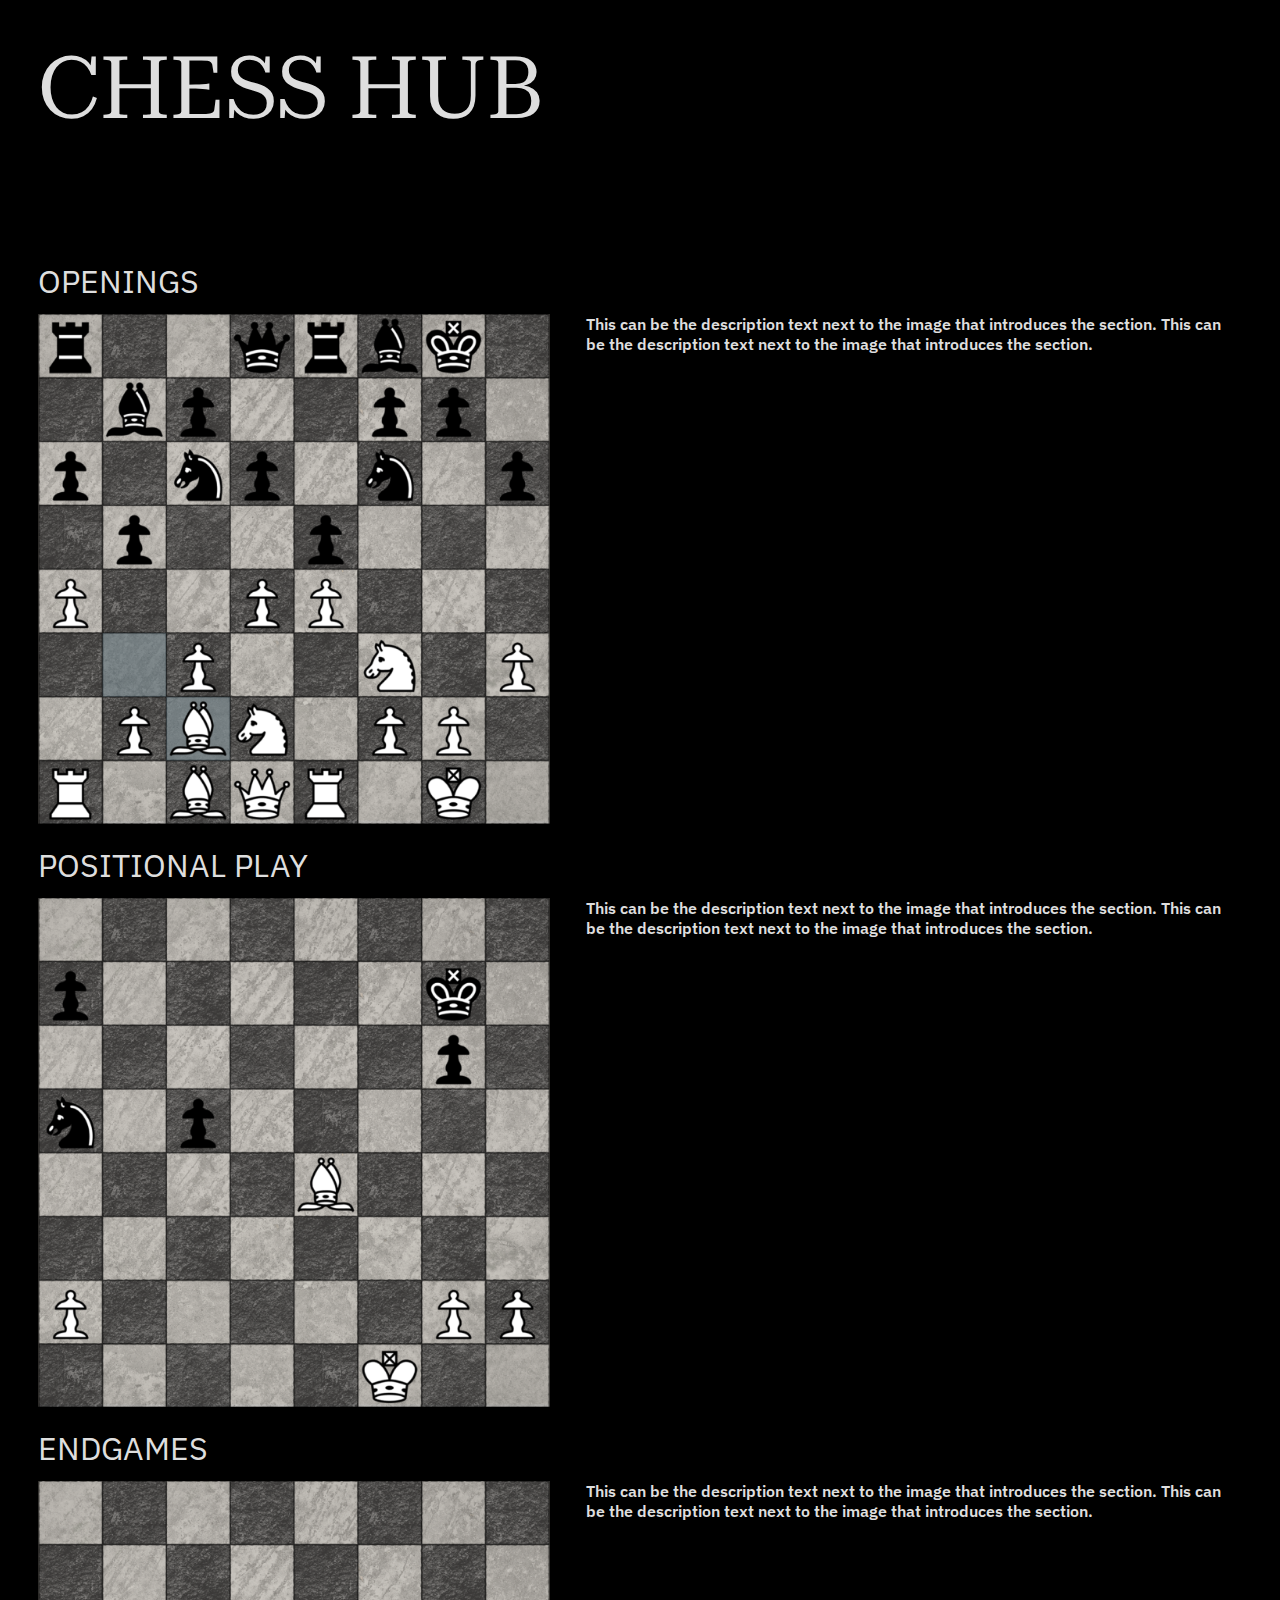
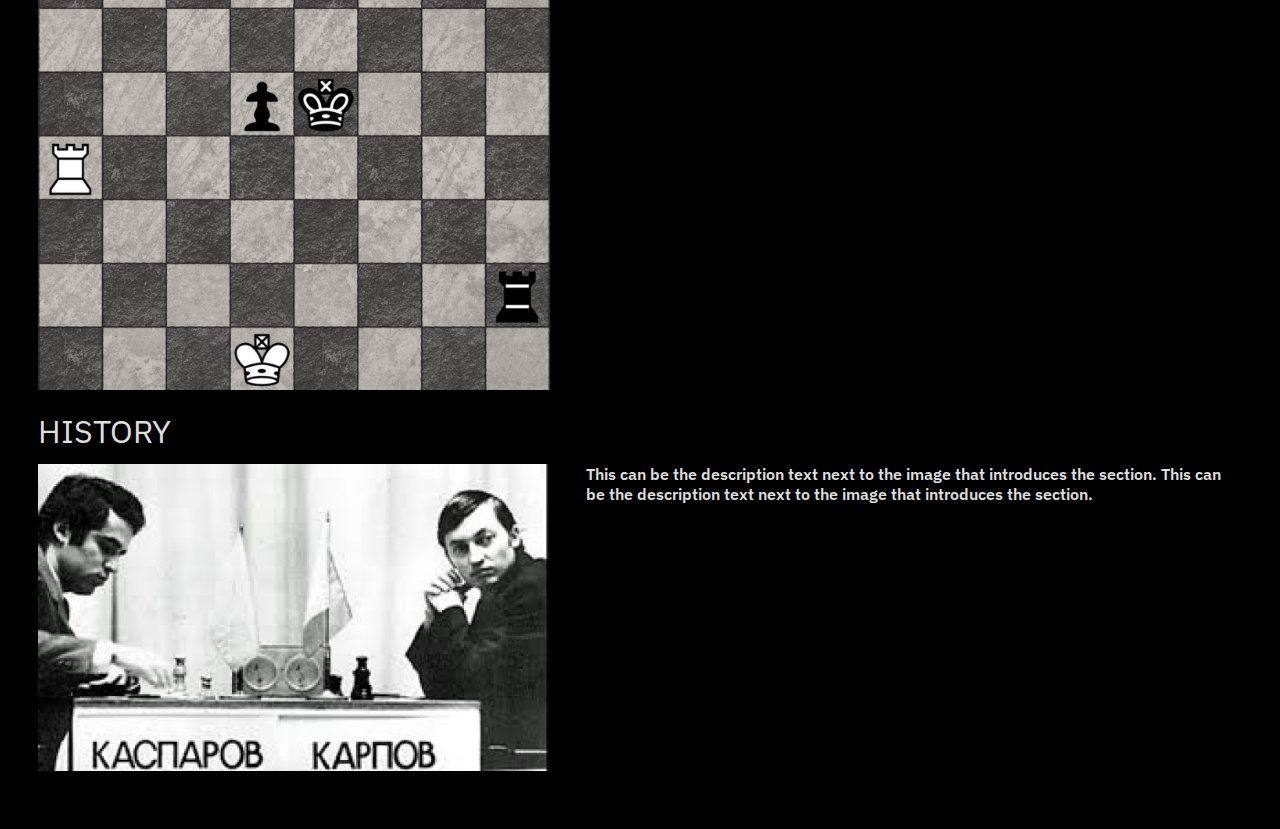
<file: index.html>
<!DOCTYPE html>
<html lang="en">
<head>
    <meta charset="UTF-8">
    <meta name="viewport" content="width=device-width, initial-scale=1.0">
    <title>Chess Hub</title>
    <link rel= "stylesheet" href="style.css">

    <link rel="preconnect" href="https://fonts.googleapis.com">
    <link rel="preconnect" href="https://fonts.gstatic.com" crossorigin>
    <link href="https://fonts.googleapis.com/css2?family=IBM+Plex+Sans:ital,wght@0,100;0,200;0,300;0,400;0,500;0,600;0,700;1,100;1,200;1,300;1,400;1,500;1,600;1,700&family=Roboto+Serif:ital,opsz,wght@0,8..144,100..900;1,8..144,100..900&display=swap" rel="stylesheet">


</head>
<body>
    <div class="title"> CHESS HUB  </div>

    <div class="subtitle">OPENINGS</div>
    <div class="category">
        <a href="https://www.notion.so/In-a-Chicken-Coup-I-0f9e0d7a128f4e2a9a4f900ea5c7c683?pvs=4"><div><img src="assets/Openings.png"></div></a>
        <div class="description">
            This can be the description text next to the image that introduces the section. This can be the description text next to the image that introduces the section. 
        </div>
    </div>

    <div class="subtitle">POSITIONAL PLAY</div>
    <div class="category">
        <div><img src="assets/Positional.png"></div>
        <div class="description">
            This can be the description text next to the image that introduces the section. This can be the description text next to the image that introduces the section. 
        </div>
    </div>

    <div class="subtitle">ENDGAMES</div>
    <div class="category">
            <div><img src="assets/Endgames.png"></div>
        <div class="description">
            This can be the description text next to the image that introduces the section. This can be the description text next to the image that introduces the section. 
        </div>
    </div>

    <div class="subtitle">HISTORY</div>
    <div class="category">
        <div><img src="assets/1984.png"></div>
        <div class="description">
            This can be the description text next to the image that introduces the section. This can be the description text next to the image that introduces the section.         
        </div>
    </div>

</body>
</html>
</file>
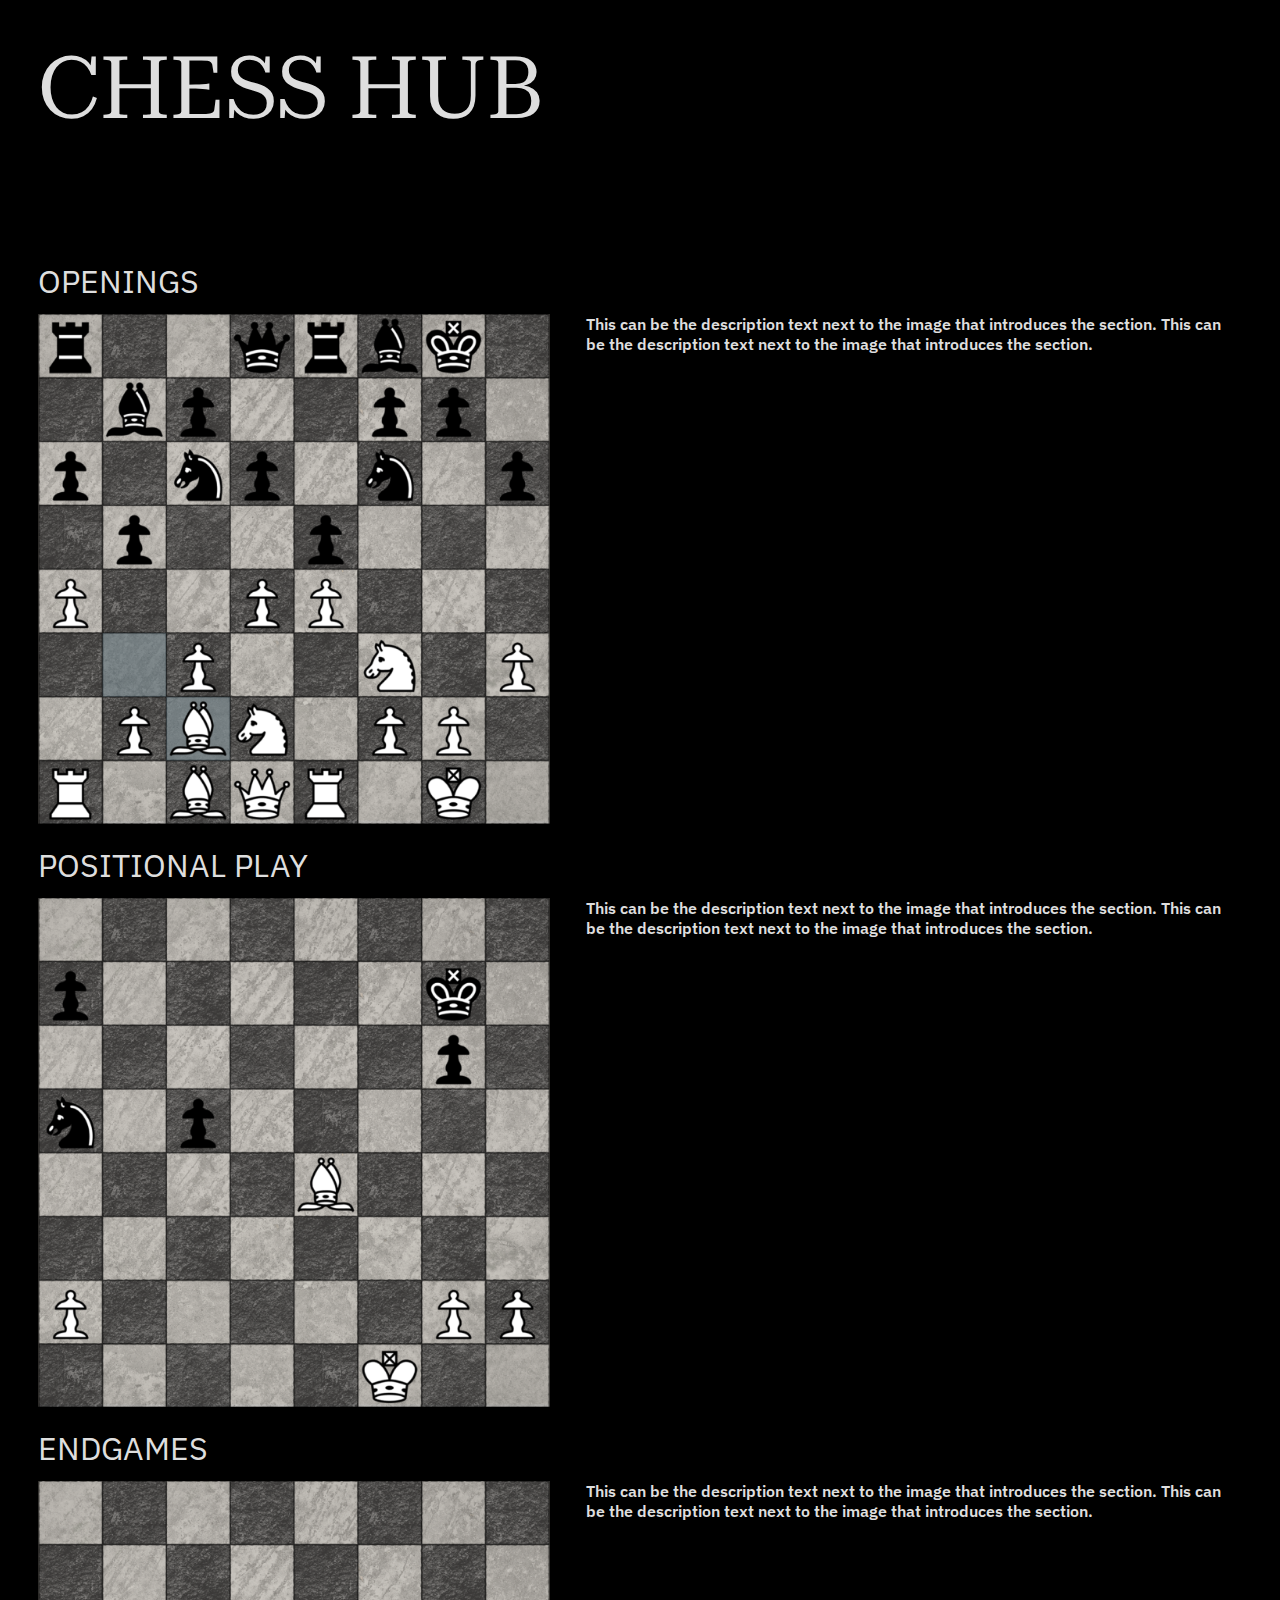
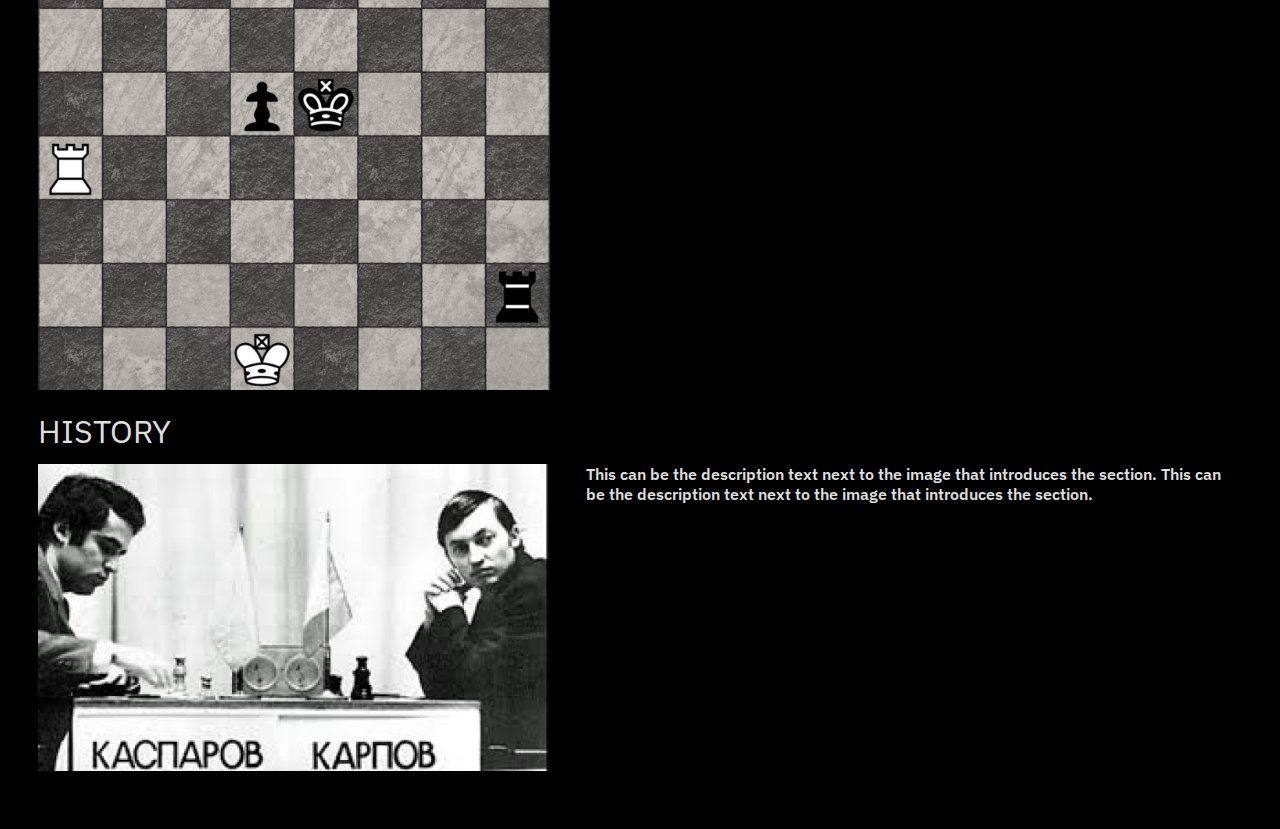
<file: ChessHub/index.html>
<!DOCTYPE html>
<html lang="en">
<head>
    <meta charset="UTF-8">
    <meta name="viewport" content="width=device-width, initial-scale=1.0">
    <title>Chess Hub</title>
    <link rel= "stylesheet" href="style.css">

    <link rel="preconnect" href="https://fonts.googleapis.com">
    <link rel="preconnect" href="https://fonts.gstatic.com" crossorigin>
    <link href="https://fonts.googleapis.com/css2?family=IBM+Plex+Sans:ital,wght@0,100;0,200;0,300;0,400;0,500;0,600;0,700;1,100;1,200;1,300;1,400;1,500;1,600;1,700&family=Roboto+Serif:ital,opsz,wght@0,8..144,100..900;1,8..144,100..900&display=swap" rel="stylesheet">


</head>
<body>
    <div class="title"> CHESS HUB </div>

    <div class="subtitle">OPENINGS</div>
    <div class="category">
        <a href="https://www.notion.so/In-a-Chicken-Coup-I-0f9e0d7a128f4e2a9a4f900ea5c7c683?pvs=4"><div><img src="assets/Openings.png"></div></a>
        <div class="description">
            This can be the description text next to the image that introduces the section. This can be the description text next to the image that introduces the section. 
        </div>
    </div>

    <div class="subtitle">POSITIONAL PLAY</div>
    <div class="category">
        <div><img src="assets/Positional.png"></div>
        <div class="description">
            This can be the description text next to the image that introduces the section. This can be the description text next to the image that introduces the section. 
        </div>
    </div>

    <div class="subtitle">ENDGAMES</div>
    <div class="category">
            <div><img src="assets/Endgames.png"></div>
        <div class="description">
            This can be the description text next to the image that introduces the section. This can be the description text next to the image that introduces the section. 
        </div>
    </div>

    <div class="subtitle">HISTORY</div>
    <div class="category">
        <div><img src="assets/1984.png"></div>
        <div class="description">
            This can be the description text next to the image that introduces the section. This can be the description text next to the image that introduces the section.         
        </div>
    </div>

</body>
</html>
</file>
<file: style.css>
body{
    margin: 0;
    padding: 3%;
    background-color: black;
    color: #DEDEDE;
    font-family: "IBM Plex Sans", sans-serif;
}

.title{
    font-family: "Roboto Serif", serif;
    font-size: 65pt;
    padding-bottom: 10%;
}

.category{
    font-size: 12pt;
    font-weight: 600;
    display:flex;
    flex-direction: row;
}

.subtitle{
    font-size: 24pt;
    padding-bottom: 1%
}

img{
    width: 40vw;
    padding-bottom: 3%;
}

.description{

    padding-left: 3%;
}
</file>
<file: ChessHub/style.css>
body{
    margin: 0;
    padding: 3%;
    background-color: black;
    color: #DEDEDE;
    font-family: "IBM Plex Sans", sans-serif;
}

.title{
    font-family: "Roboto Serif", serif;
    font-size: 65pt;
    padding-bottom: 10%;
}

.category{
    font-size: 12pt;
    font-weight: 600;
    display:flex;
    flex-direction: row;
}

.subtitle{
    font-size: 24pt;
    padding-bottom: 1%
}

img{
    width: 40vw;
    padding-bottom: 3%;
}

.description{

    padding-left: 3%;
}
</file>
